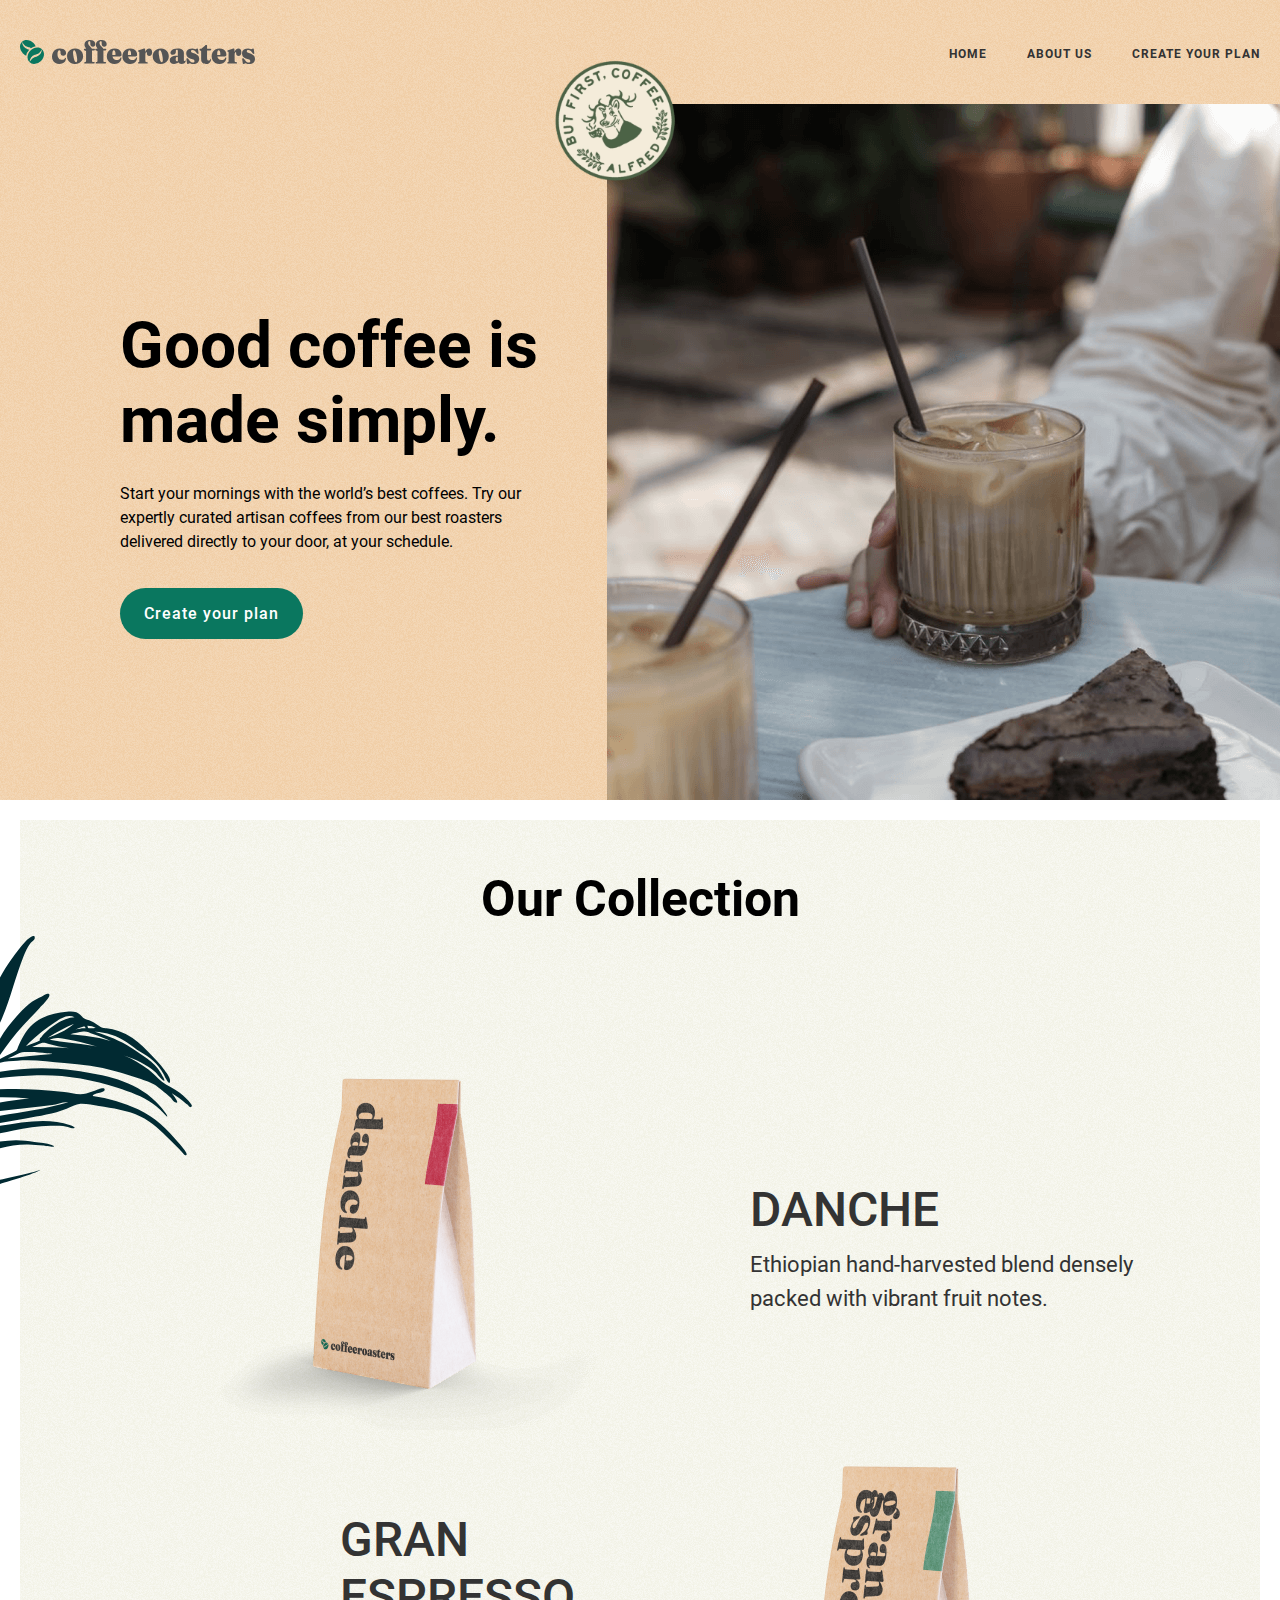
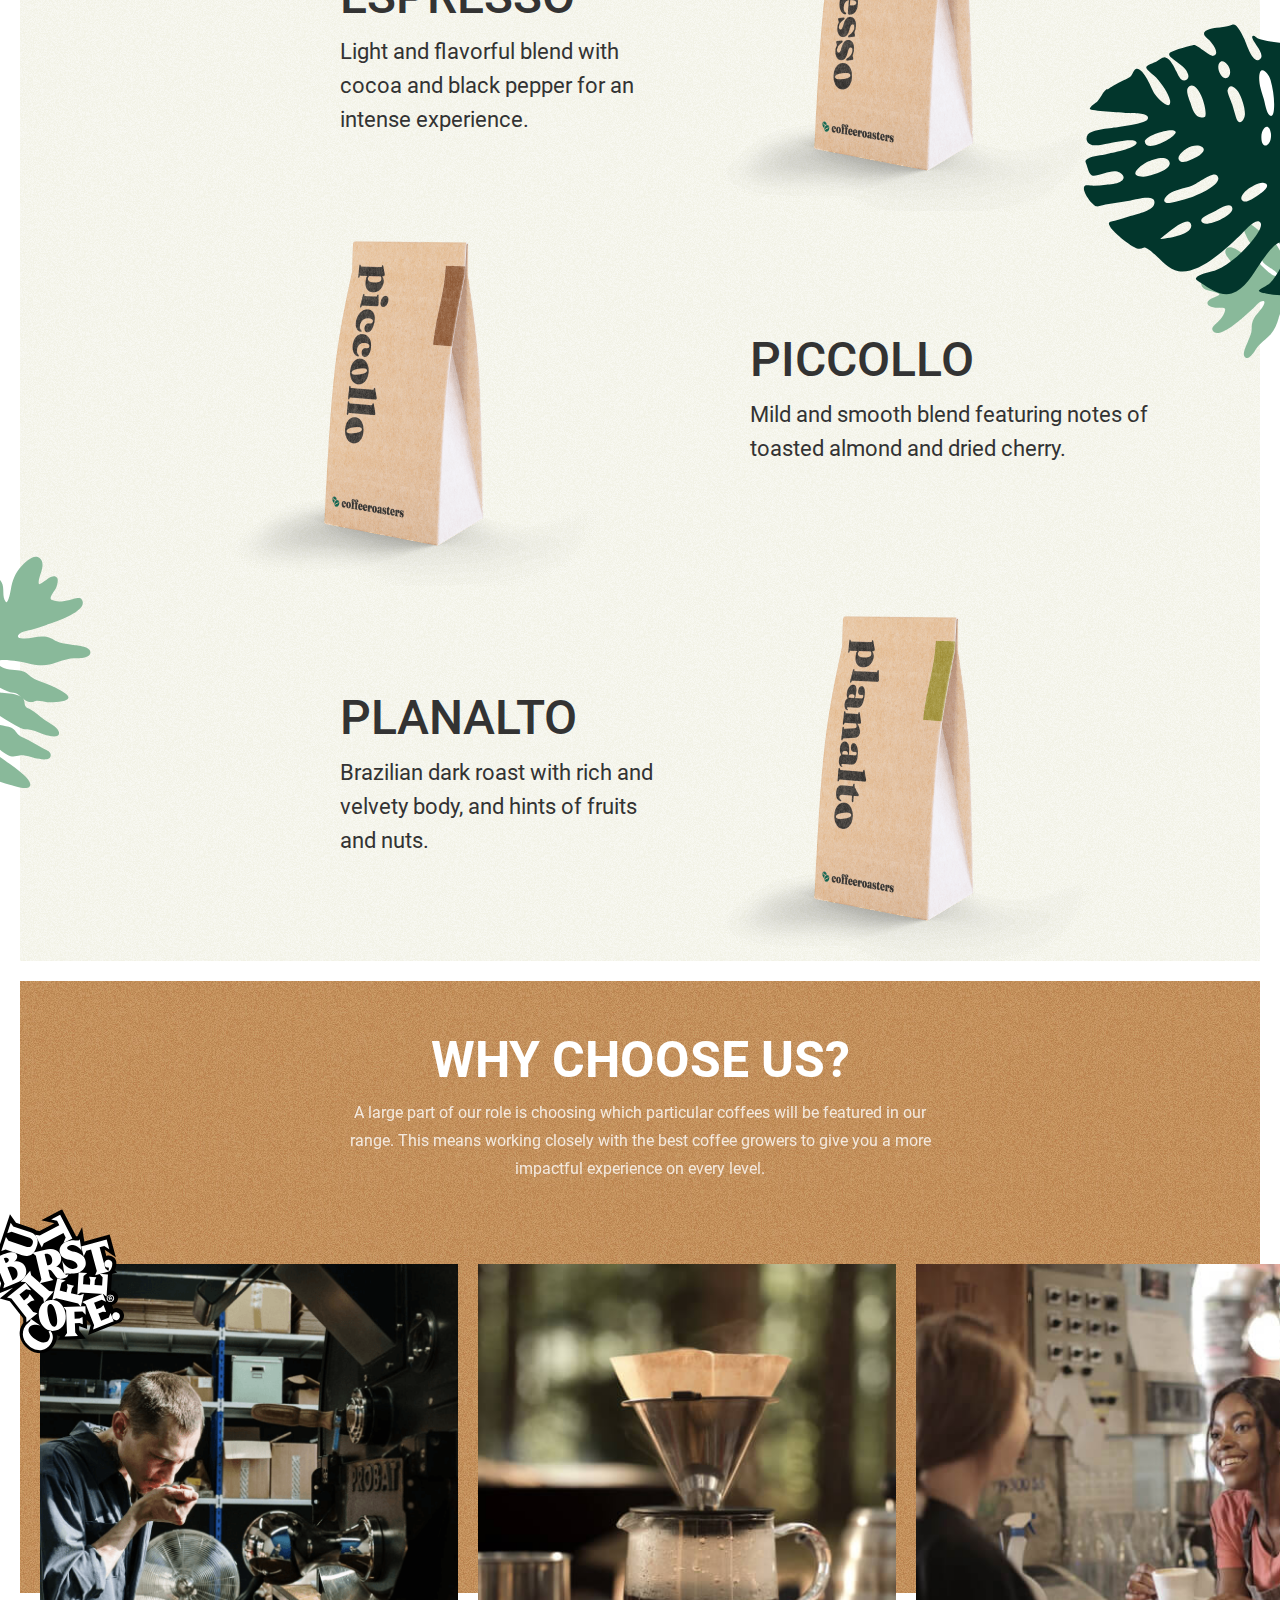
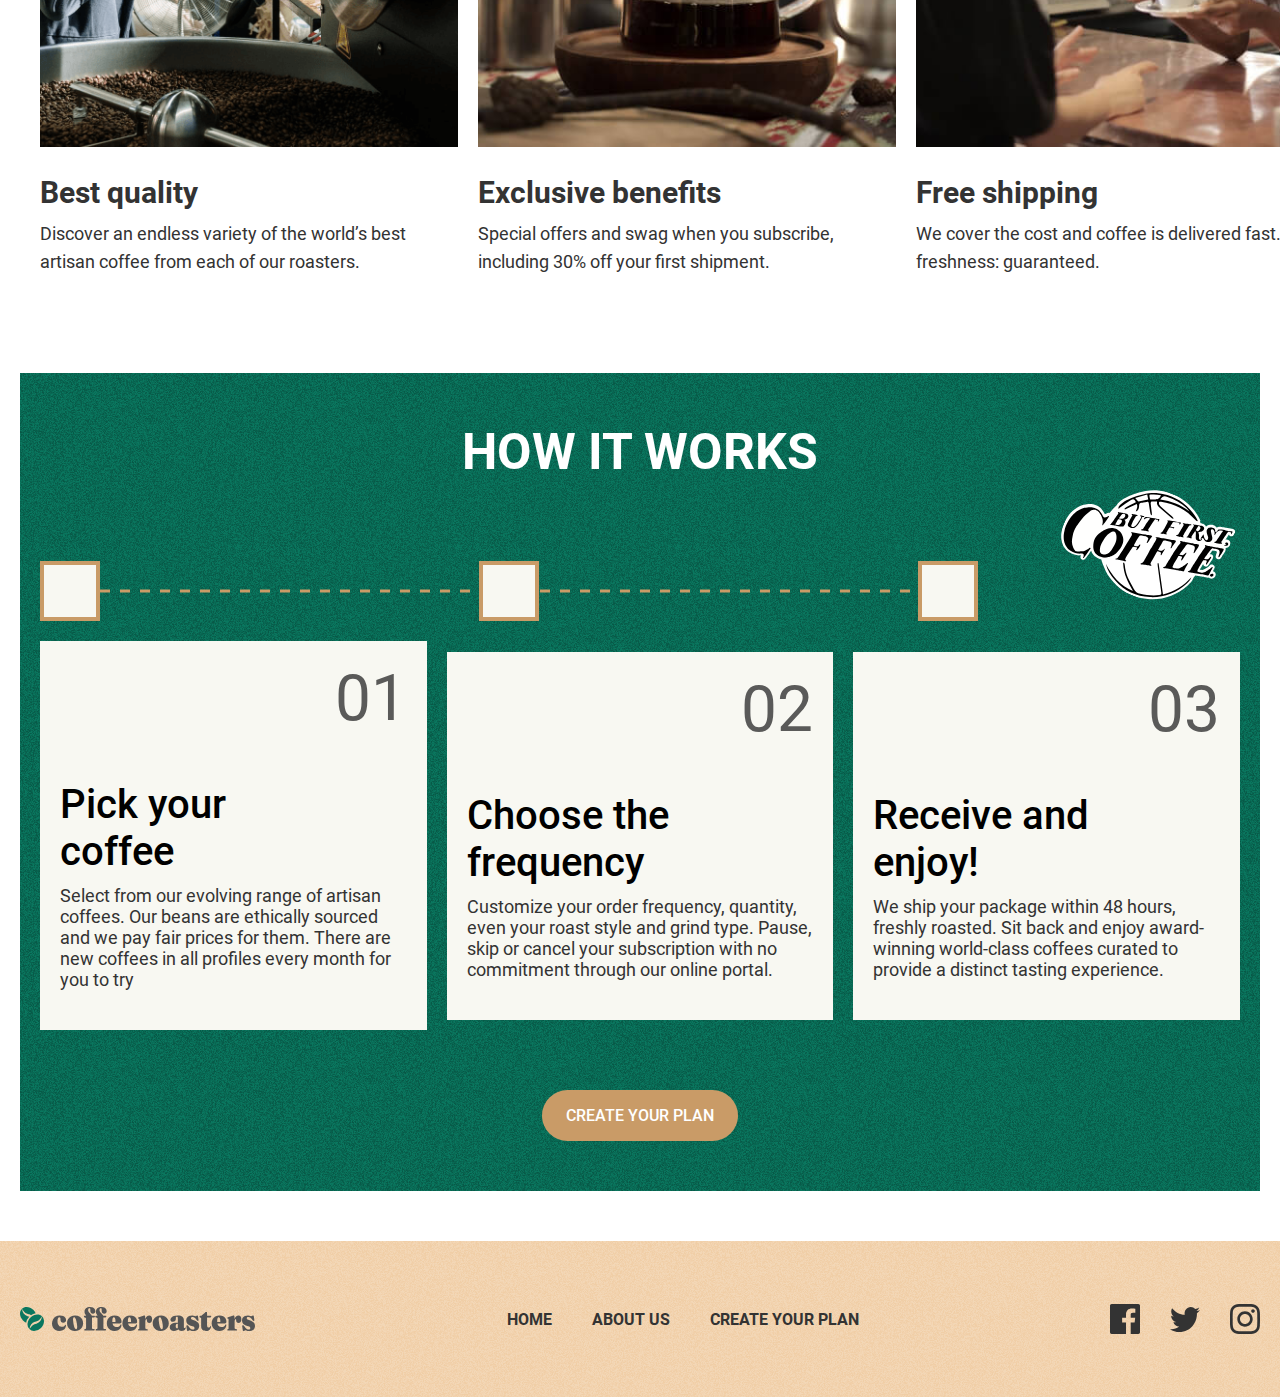
<file: index.html>
<!DOCTYPE html>
<html lang="en">

<head>
  <meta charset="UTF-8" />
  <meta http-equiv="X-UA-Compatible" content="IE=edge" />
  <meta name="viewport" content="width=device-width, initial-scale=1.0" />
  <title>Coffeeroasters</title>
  <link rel="stylesheet" href="css/main.css" />
</head>

<body>

  <!-- SITE HEADER START -->
  <header class="site-header">
    <div class="container">
      <div class="site-header-wrapper">
        <a class="logo" href="./index.html">
          <img class="logo-img" src="./images/logo.svg" width="235" height="24" alt="Coffeeroasters's logo">
        </a>
        <nav class="sitenav">
          <ul class="sitenav-list">
            <li class="sitenav-item">
              <a class="sitenav-link" href="./index.html">HOME</a>
            </li>
            <li class="sitenav-item">
              <a class="sitenav-link" href="about.html">ABOUT US</a>
            </li>
            <li class="sitenav-item">
              <a class="sitenav-link" href="create-plan.html">Create your plan</a>
            </li>
          </ul>
        </nav>
      </div>
    </div>
  </header>

  <main>
    <!-- Hero -->
    <section class="hero">
      <div class="container">
        <div class="hero-wrapper">
          <div class="hero-info-wrapper">
            <h1 class="hero-title">
              Good coffee is made simply.
            </h1>
            <p class="hero-desc">
              Start your mornings with the world’s best coffees. Try our expertly curated artisan coffees from our best
              roasters delivered directly to your door, at your schedule.
            </p>
            <a class="create-plan hero-link" href="#">
              Create your plan
            </a>
          </div>
          <div class="hero-img-box">
            <img class="hero-img" src="./images/hero-img.png" width="710" height="696"
              srcset="./images/hero-img.png 1x , ./images/hero-img@2x.png 2x"
              alt="A glass of coffee and a piece  of cake">
          </div>
        </div>
      </div>
    </section>

    <!-- Our Collection -->

    <section class="collection-section">
      <div class="container">
        <div class="collection-title-wrap">
          <h2 class="collection-title">Our Collection</h2>
        </div>
        <div class="colleciton-list-wrap">
          <ul class="collection-list">
            <li class="collection-item">
              <img class="collection-item-img" src="./images/danche.png" width="450" height="375"
                srcset="./images/danche.png 1x, ./images/danche@2x.png 2x" alt="Danche coffee" />

              <div class="collection-item-text-wrap">
                <h3 class="collection-item-title">DANCHE</h3>
                <p class="collection-item-text">
                  Ethiopian hand-harvested blend densely packed with vibrant
                  fruit notes.
                </p>
              </div>
            </li>
            <li class="collection-item">
              <div class="collection-item-text-wrap">
                <h3 class="collection-item-title">GRAN ESPRESSO</h3>
                <p class="collection-item-text">
                  Light and flavorful blend with cocoa and black pepper for
                  an intense experience.
                </p>
              </div>
              <img class="collection-item-img" src="./images/gran-espresso.png" width="450" height="375" srcset="
                      ./images/gran-espresso.png    1x,
                      ./images/gran-espresso@2x.png 2x
                    " alt="Gran Espresso coffee" />
            </li>
            <li class="collection-item">
              <img class="collection-item-img" src="./images/piccollo.png" width="450" height="375" srcset="
                      ./images/piccollo.png    1x,
                      ./images/piccollo@2x.png 2x
                    " alt="Danche coffee" />

              <div class="collection-item-text-wrap">
                <h3 class="collection-item-title">PICCOLLO</h3>
                <p class="collection-item-text">
                  Mild and smooth blend featuring notes of toasted almond
                  and dried cherry.
                </p>
              </div>
            </li>
            <li class="collection-item">
              <div class="collection-item-text-wrap">
                <h3 class="collection-item-title">PLANALTO</h3>
                <p class="collection-item-text">
                  Brazilian dark roast with rich and velvety body, and hints
                  of fruits and nuts.
                </p>
              </div>
              <img class="collection-item-img" src="./images/planalto.png" width="450" height="375" srcset="
                      ./images/planalto.png    1x,
                      ./images/planalto@2x.png 2x
                    " alt="Gran Espresso coffee" />
            </li>
          </ul>
        </div>
      </div>
    </section>

    <!-- Why choose us -->

    <section class="choose-us-section">
      <div class="container">
        <div class="choose-title-wrap">
          <h2 class="choose-title">WHY CHOOSE US?</h2>
          <p class="choose-text">A large part of our role is choosing which particular coffees will be featured
            in our range. This means working closely with the best coffee growers to give
            you a more impactful experience on every level.
          </p>
        </div>
        <ul class="choose-list">
          <li class="choose-item">
            <img class="choose-item-img" src="./images/quality.png" width="418" height="500"
              srcset="./images/quality.png 1x , ./images/quality@2x.png 2x"
              alt="Discover an endless variety of the world’s best artisan coffee from each of our roasters.">
            <h2 class="choose-item-title">Best quality</h2>
            <p class="choose-item-descr">Discover an endless variety of the world’s best artisan coffee from each of our
              roasters.</p>
          </li>
          <li class="choose-item">
            <img class="choose-item-img" src="./images/benefits.jpg" width="418" height="500"
              srcset="./images/benefits.jpg 1x , ./images/benefits@2x.jpg 2x"
              alt="Discover an endless variety of the world’s best artisan coffee from each of our roasters.">
            <h2 class="choose-item-title">Exclusive benefits</h2>
            <p class="choose-item-descr">Special offers and swag when you subscribe, including 30% off your first
              shipment.</p>
          </li>
          <li class="choose-item">
            <img class="choose-item-img" src="./images/shipping.jpg" width="418" height="500"
              srcset="./images/shipping.jpg 1x , ./images/shipping@2x.jpg 2x"
              alt="Discover an endless variety of the world’s best artisan coffee from each of our roasters.">
            <h2 class="choose-item-title">Free shipping</h2>
            <p class="choose-item-descr">We cover the cost and coffee is delivered fast. Peak freshness: guaranteed.</p>
          </li>
        </ul>
      </div>
    </section>

  <!-- How it Work -->
    <section class="works-section">
    <div class="container">
      <div class="works-title-wrap">
        <h2 class="works-title">HOW IT WORKS</h2>
      </div>
      <div class="choose-anyone">
        <span class="choose-anyone-item"></span>
        <span class="choose-anyone-item"></span>
        <span class="choose-anyone-item"></span>
      </div>
      <ul class="works-list">
        <li class="works-item">
          <div class="works-item-title-wrap">
            <h3 class="works-item-title">Pick your coffee</h3>
          </div>
          <p class="works-item-descr">Select from our evolving range of artisan coffees. Our beans are ethically
            sourced and we pay fair prices for them. There are new coffees in all profiles every month for you to try
            </p>
        </li>
        <li class="works-item">
          <div class="works-item-title-wrap">
            <h3 class="works-item-title">Choose the frequency</h3>
          </div>
          <p class="works-item-descr">Customize your order frequency, quantity, even your roast style and grind type. Pause, skip or cancel your subscription with no commitment through our online portal.</p>
        </li>
        <li class="works-item">
          <div class="works-item-title-wrap">
            <h3 class="works-item-title">Receive and enjoy!</h3>
          </div>
          <p class="works-item-descr">We ship your package within 48 hours, freshly roasted. Sit back and enjoy award-winning world-class coffees curated to provide a distinct tasting experience.</p>
        </li>
      </ul>
      <div class="work-link-wrap">
        <a class="work-link" href="#">CREATE YOUR PLAN</a>
      </div>
    </div>
    </section>
    
  </main>

  <!-- Footer -->

  <footer class="footer-wrap">
    <div class="container">
      <div class="footer-inner">
        <a href="index.html">
          <img src="./images/logo.svg" alt="Site logo" />
        </a>
        <nav>
          <ul class="footer-list">
            <li class="footer-item">
              <a class="footer-item-link" href="#">HOME</a>
            </li>
            <li class="footer-item">
              <a class="footer-item-link" href="#">ABOUT US</a>
            </li>
            <li class="footer-item">
              <a class="footer-item-link" href="#">CREATE YOUR PLAN </a>
            </li>
          </ul>
        </nav>
        <ul class="footer-link-wrap">
          <li class="footer-link-item">
            <a href="#">
              <img src="./images/facebook.svg" alt="Facebook logo">
            </a>
          </li>
          <li class="footer-link-item">
            <a href="#">
              <img src="./images/twitter.svg" alt="Twitter logo">
            </a>
          </li>
          <li class="footer-link-item">
            <a href="#">
              <img src="./images/instagram.svg" alt="Instagram logo">
            </a>
          </li>
        </ul>
      </div>
    </div>
  </footer>


</body>

</html>
</file>
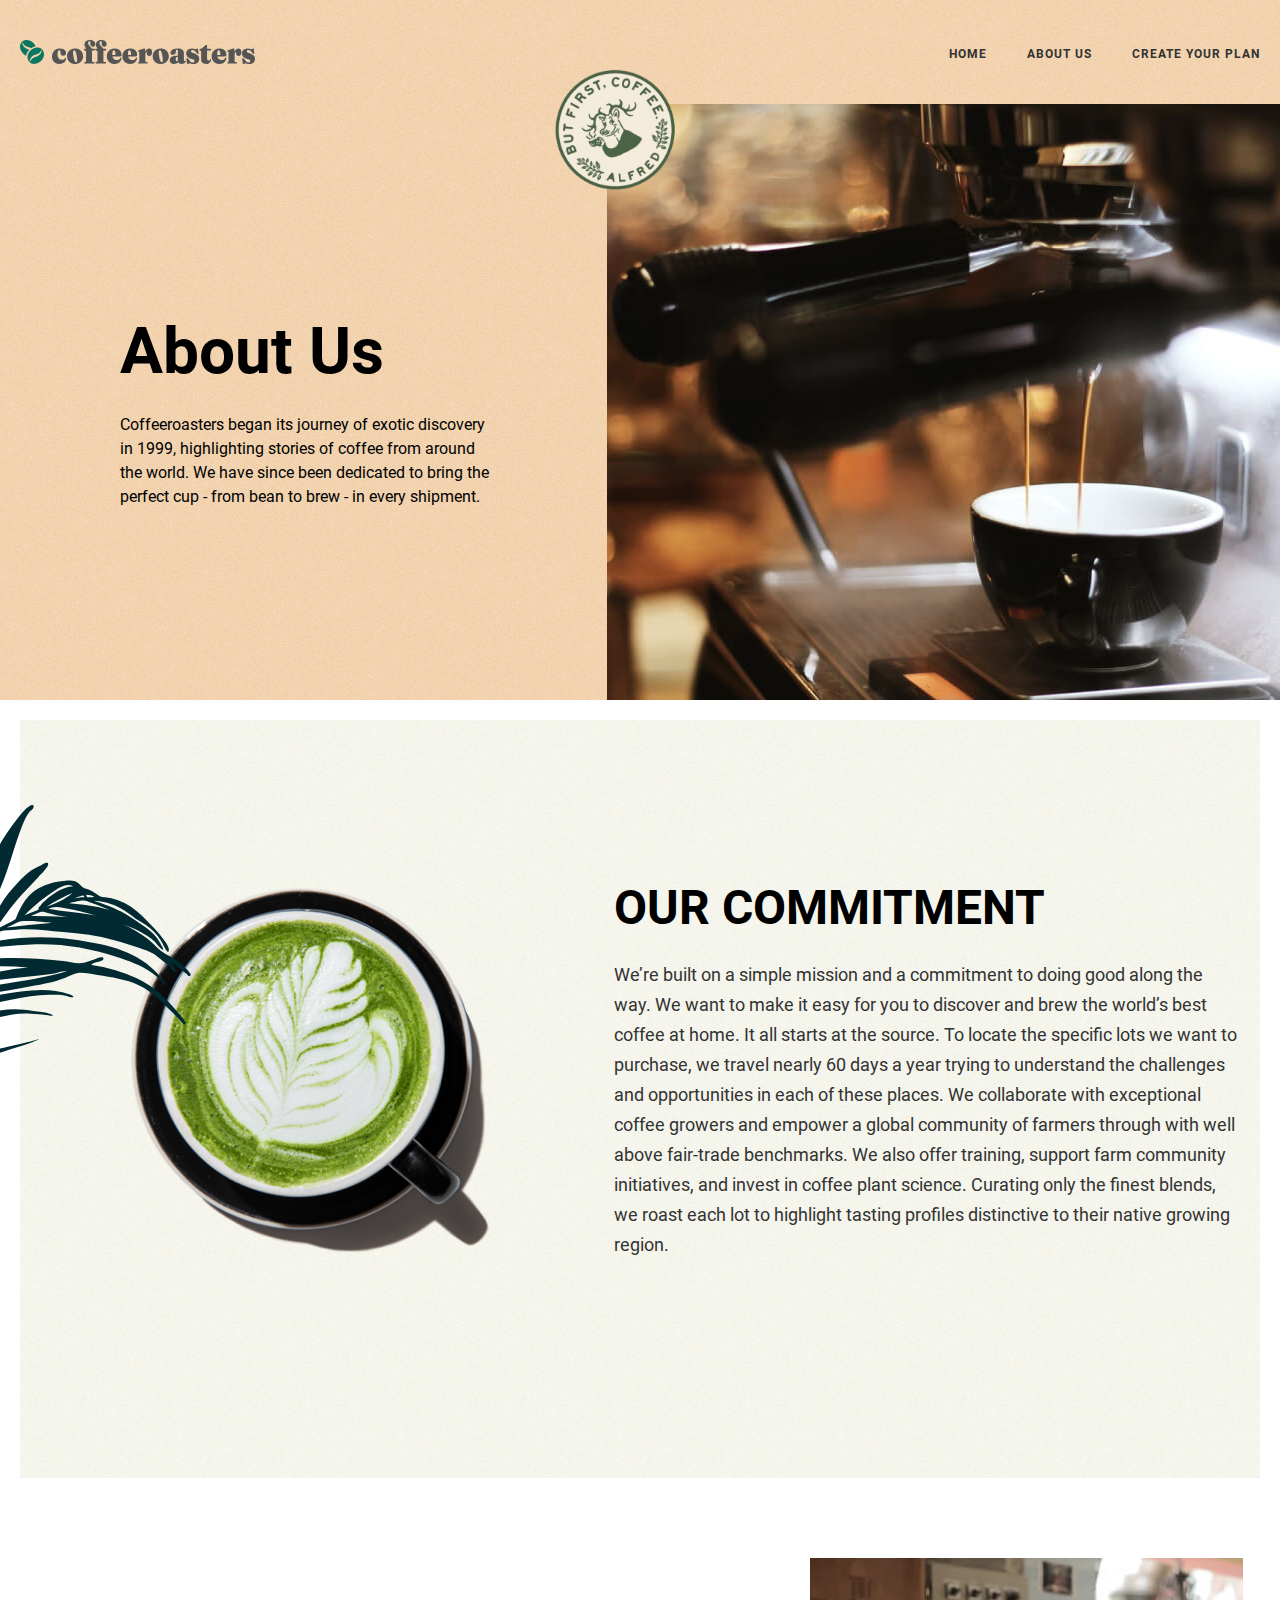
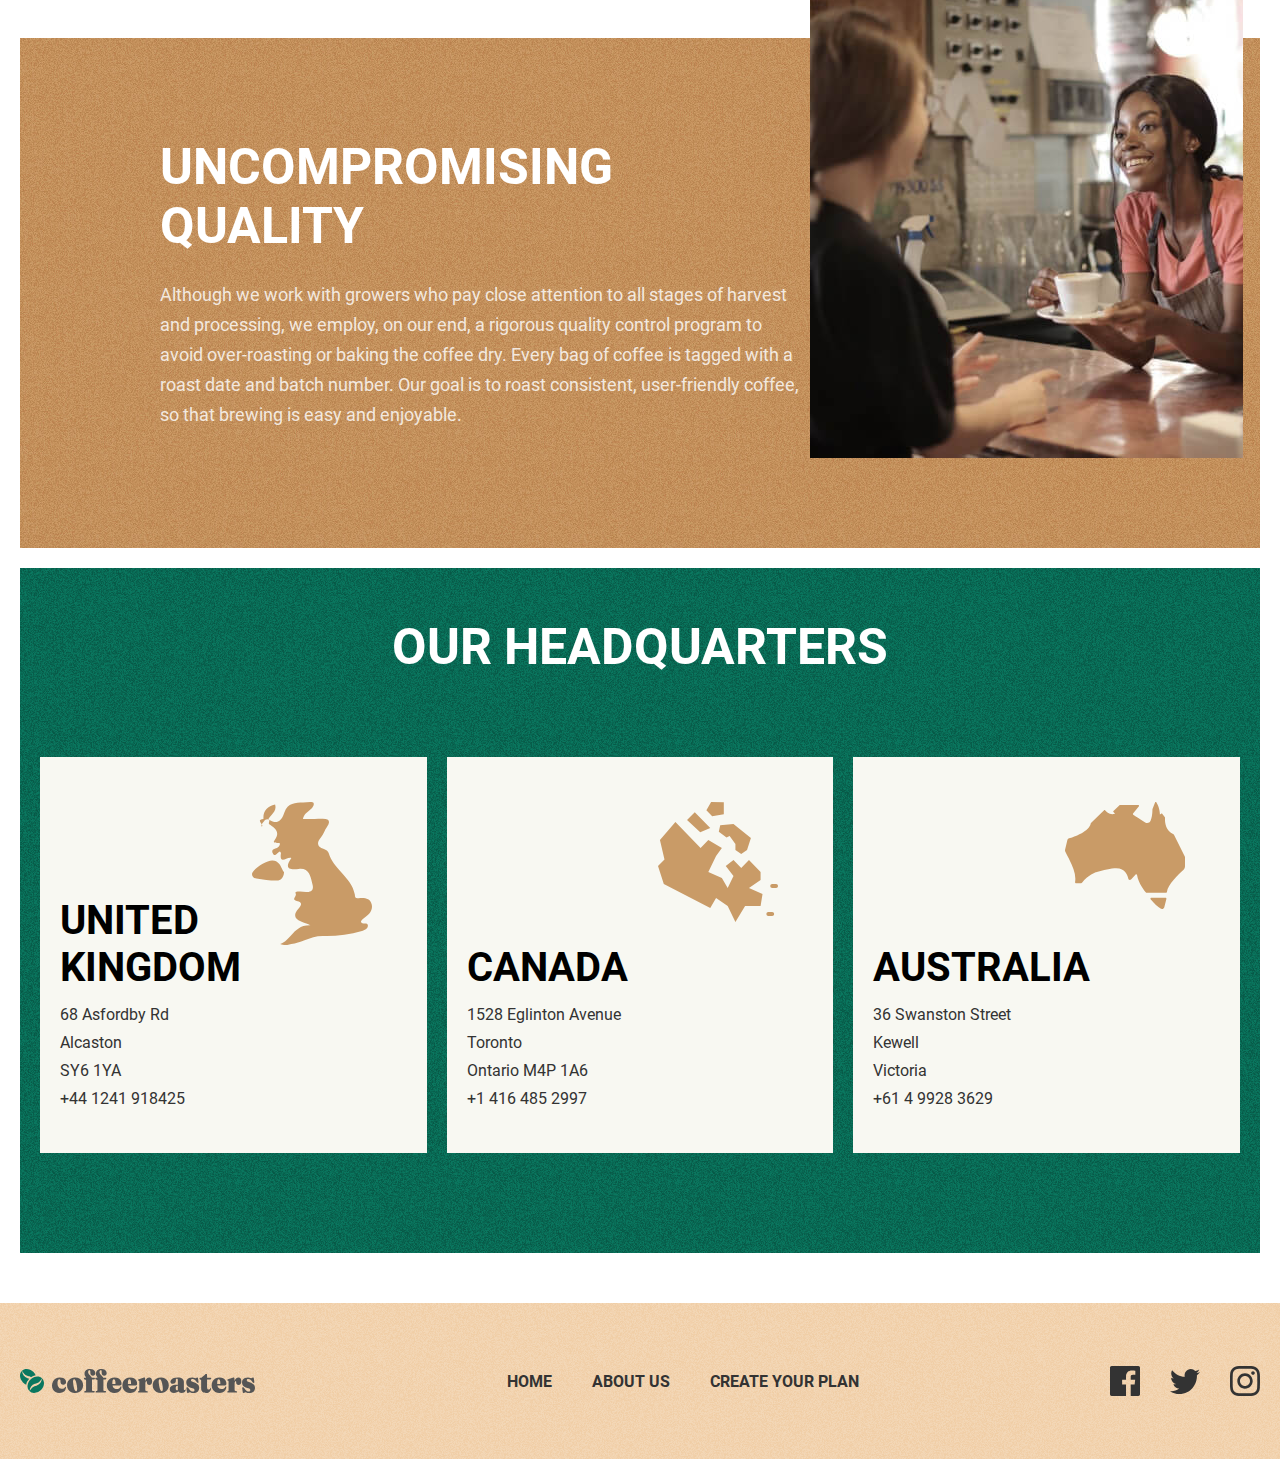
<file: about.html>
<!DOCTYPE html>
<html lang="en">

<head>
    <meta charset="UTF-8">
    <meta http-equiv="X-UA-Compatible" content="IE=edge">
    <meta name="viewport" content="width=device-width, initial-scale=1.0">
    <title>About Us</title>
    <link rel="stylesheet" href="css/main.css">
</head>

<body>
    <header class="site-header">
        <div class="container">
            <div class="site-header-wrapper">
                <a class="logo" href="./index.html">
                    <img class="logo-img" src="./images/logo.svg" width="235" height="24" alt="Coffeeroasters's logo">
                </a>
                <nav class="sitenav">
                    <ul class="sitenav-list">
                        <li class="sitenav-item">
                            <a class="sitenav-link" href="./index.html">HOME</a>
                        </li>
                        <li class="sitenav-item">
                            <a class="sitenav-link" href="#">ABOUT US</a>
                        </li>
                        <li class="sitenav-item">
                            <a class="sitenav-link" href="create-plan.html">Create your plan</a>
                        </li>
                    </ul>
                </nav>
            </div>
        </div>
    </header>

    <main class="site-main">
        <!-- Hero -->
        <section class="hero">
            <div class="container">
                <div class="hero-wrapper">
                    <div class="hero-info-wrapper about-us-text-wrap">
                        <h2 class="hero-title">
                            About Us
                        </h2>
                        <p class="hero-desc">
                            Coffeeroasters began its journey of exotic discovery in 1999, highlighting stories of coffee from around the world. We have since been dedicated to bring the perfect cup - from bean to brew - in every shipment.
                        </p>
                    </div>
                    <div class="hero-img-box">
                        <img class="hero-img" src="./images/about-hero-img.jpg" 
                            width="710" 
                            height="696"
                            srcset="./images/about-hero-img.jpg 1x , ./images/about-hero-img@2x.jpg 2x"
                            alt="A cup of coffee">
                    </div>
                </div>
            </div>
        </section>

        <!-- Our commitment start -->
        <section class="commitment">
            <div class="container">
                <div class="commitment-wrap">
                    <div class="commitment-text-wrap">
                        <h2 class="commitment-title">Our commitment</h2>
                        <p class="commitment-text">
                            We’re built on a simple mission and a commitment to doing good along the way. We want to make it easy for you to discover and brew the world’s best coffee at home. It all starts at the source. To locate the specific lots we want to purchase, we travel nearly 60 days a year trying to understand the challenges and opportunities in each of these places. We collaborate with exceptional coffee growers and empower a global community of farmers through with well above fair-trade benchmarks. We also offer training, support farm community initiatives, and invest in coffee plant science. Curating only the finest blends, we roast each lot to highlight tasting profiles distinctive to their native growing region.
                        </p>
                    </div>
                </div>
            </div>
        </section>

        <!-- Uncompromising quality start -->
        <section class="quality">
            <div class="container">
                <div class="quality-wrap">
                    <div class="quality-text-wrap">
                        <div class="quality-title-wrap">
                            <h2 class="quality-title">Uncompromising quality</h2>
                        </div>
                        <p class="quality-text">Although we work with growers who pay close attention to all stages of harvest and processing, we employ, on our end, a rigorous quality control program to avoid over-roasting or baking the coffee dry. Every bag of coffee is tagged with a roast date and batch number. Our goal is to roast consistent, user-friendly coffee, so that brewing is easy and enjoyable.</p>
                    </div>
                </div>
            </div>
        </section>

        <!-- Our headquarters start -->
        <section class="headquarters">
            <div class="container">
                <h2 class="headquarters-title">Our headquarters</h2>
                <ul class="headquarters-list">
                    <li class="headquarters-item">
                        <div class="headquarters-item-title-wrap">
                            <h3 class="headquarters-item-title">United Kingdom</h3>
                        </div>
                        <ul class="headquarters-text-list">
                            <li class="headquarters-text-item">68  Asfordby Rd</li>
                            <li class="headquarters-text-item"> Alcaston</li>
                            <li class="headquarters-text-item"> SY6 1YA</li>
                            <li class="headquarters-text-item">
                                <a class="headquarters-phone-link" href="tel:+441241918425">+44 1241 918425</a>
                            </li>
                        </ul>
                    </li>
                    <li class="headquarters-item">
                        <div class="headquarters-item-title-wrap">
                            <h3 class="headquarters-item-title">Canada</h3>
                        </div>
                        <ul class="headquarters-text-list">
                            <li class="headquarters-text-item">1528  Eglinton Avenue</li>
                            <li class="headquarters-text-item">Toronto</li>
                            <li class="headquarters-text-item">Ontario M4P 1A6</li>
                            <li class="headquarters-text-item">
                                <a class="headquarters-phone-link" href="tel:+14164852997">+1 416 485 2997</a>
                            </li>
                        </ul>
                    </li>
                    <li class="headquarters-item">
                        <div class="headquarters-item-title-wrap">
                            <h3 class="headquarters-item-title">Australia</h3>
                        </div>
                        <ul class="headquarters-text-list">
                            <li class="headquarters-text-item">36 Swanston Street</li>
                            <li class="headquarters-text-item">Kewell</li>
                            <li class="headquarters-text-item">Victoria</li>
                            <li class="headquarters-text-item">
                                <a class="headquarters-phone-link" href="tel:+61499283629">+61 4 9928 3629</a>
                            </li>
                        </ul>
                    </li>
                </ul>
            </div>
        </section>
    </main>

     <!-- Footer -->

  <footer class="footer-wrap">
    <div class="container">
      <div class="footer-inner">
        <a href="index.html">
          <img src="./images/logo.svg" alt="Site logo" />
        </a>
        <nav>
          <ul class="footer-list">
            <li class="footer-item">
              <a class="footer-item-link" href="#">HOME</a>
            </li>
            <li class="footer-item">
              <a class="footer-item-link" href="#">ABOUT US</a>
            </li>
            <li class="footer-item">
              <a class="footer-item-link" href="#">CREATE YOUR PLAN </a>
            </li>
          </ul>
        </nav>
        <ul class="footer-link-wrap">
          <li class="footer-link-item">
            <a href="#">
              <img src="./images/facebook.svg" alt="Facebook logo">
            </a>
          </li>
          <li class="footer-link-item">
            <a href="#">
              <img src="./images/twitter.svg" alt="Twitter logo">
            </a>
          </li>
          <li class="footer-link-item">
            <a href="#">
              <img src="./images/instagram.svg" alt="Instagram logo">
            </a>
          </li>
        </ul>
      </div>
    </div>
  </footer>
</body>

</html>
</file>
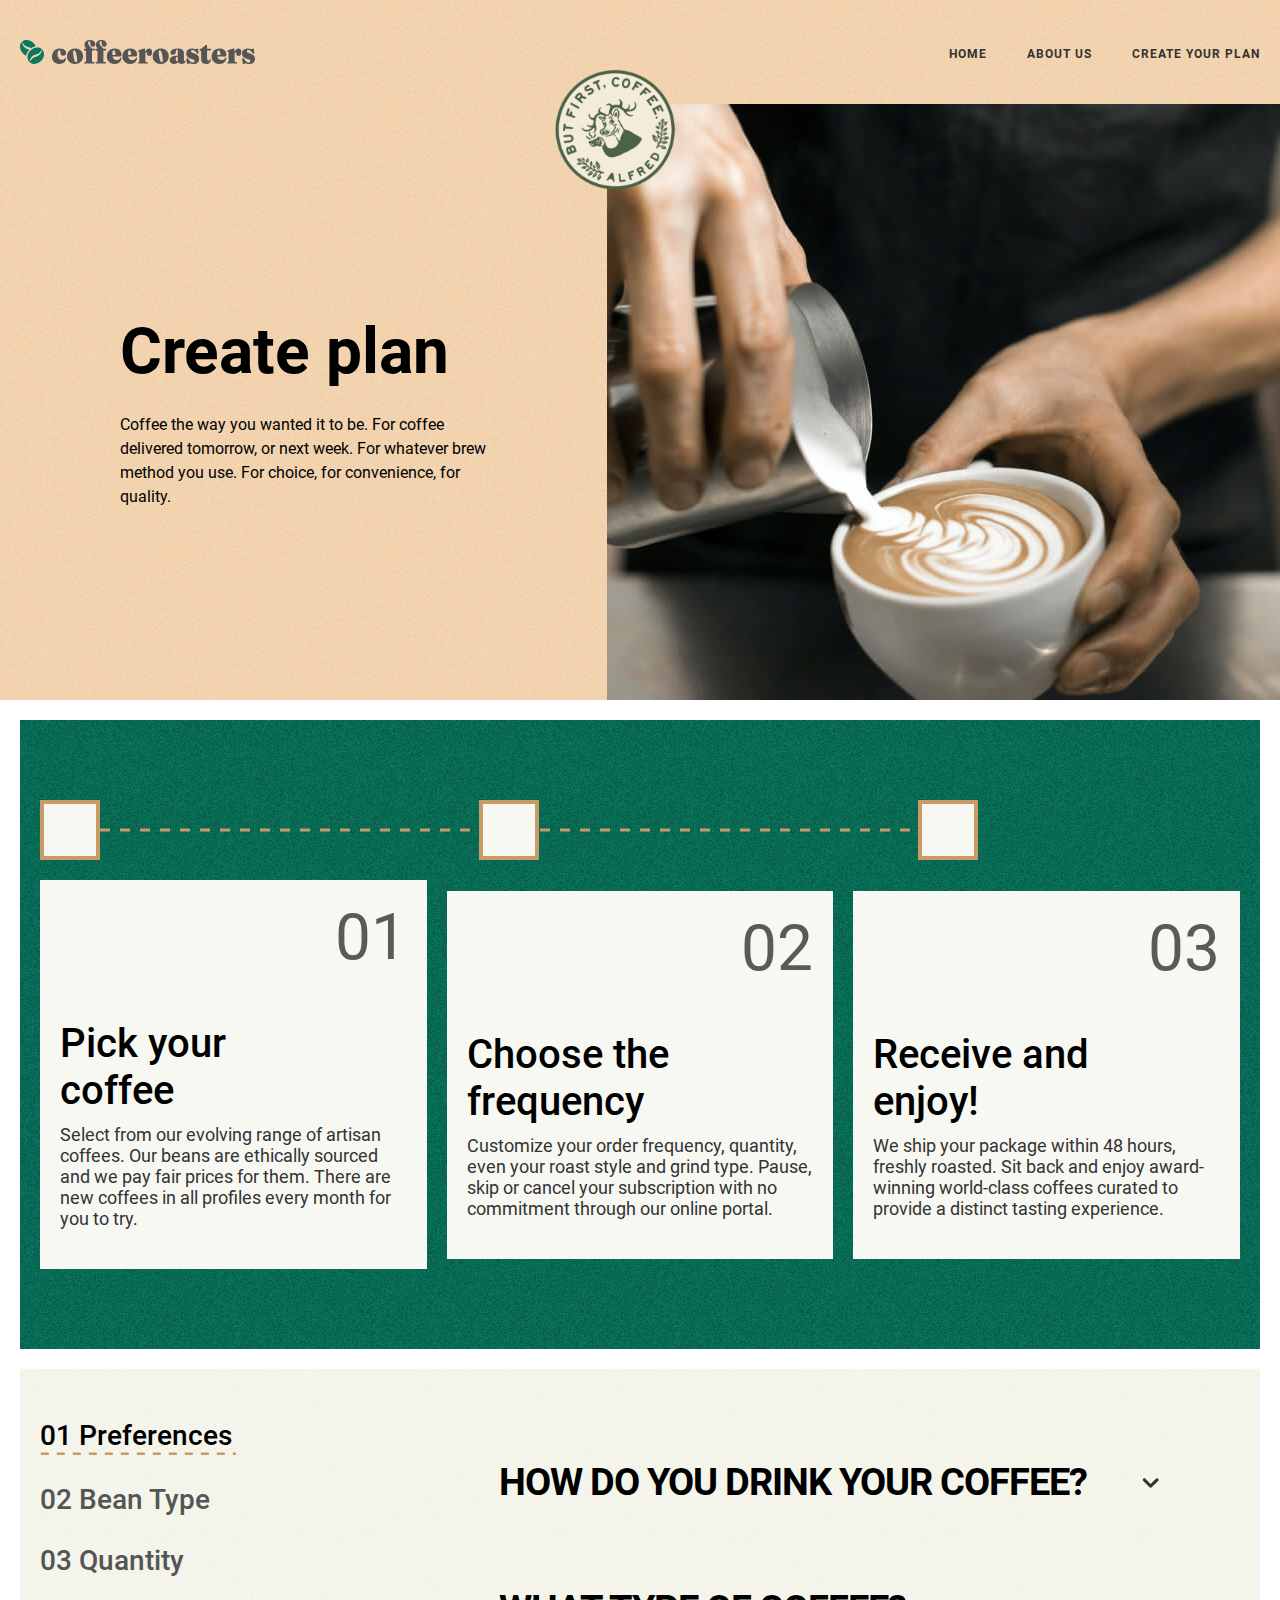
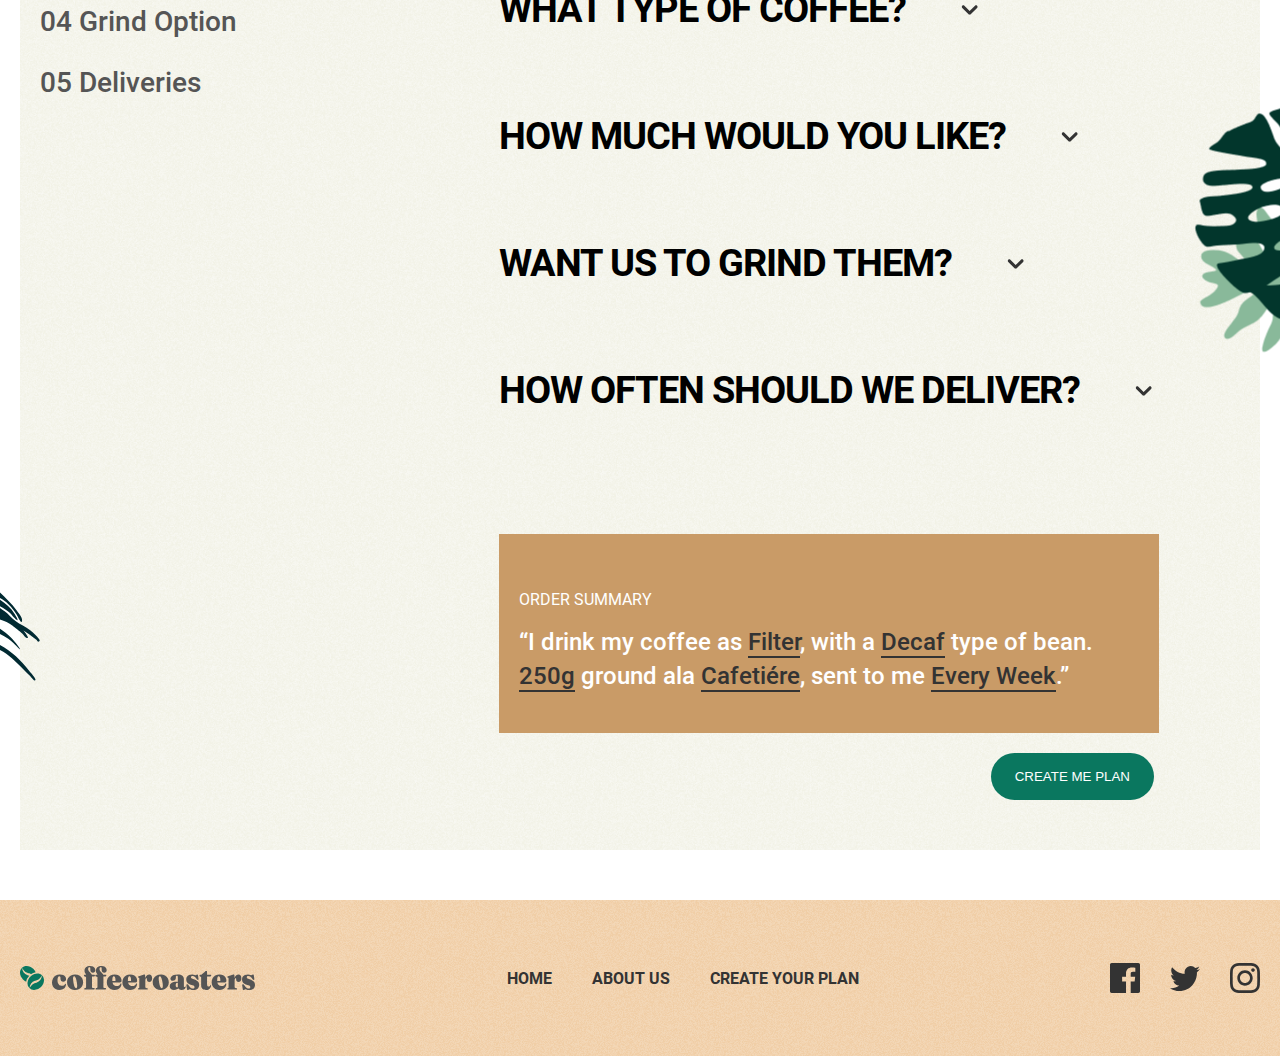
<file: create-plan.html>
<!DOCTYPE html>
<html lang="en">
<head>
    <meta charset="UTF-8">
    <meta http-equiv="X-UA-Compatible" content="IE=edge">
    <meta name="viewport" content="width=device-width, initial-scale=1.0">
    <title>Cofferaosters Create-plan</title>
    <link rel="stylesheet" href="css/main.css">
</head>
<body>
    <header class="site-header">
        <div class="container">
            <div class="site-header-wrapper">
                <a class="logo" href="./index.html">
                    <img class="logo-img" src="./images/logo.svg" width="235" height="24" alt="Coffeeroasters's logo">
                </a>
                <nav class="sitenav">
                    <ul class="sitenav-list">
                        <li class="sitenav-item">
                            <a class="sitenav-link" href="./index.html">HOME</a>
                        </li>
                        <li class="sitenav-item">
                            <a class="sitenav-link" href="about.html">ABOUT US</a>
                        </li>
                        <li class="sitenav-item">
                            <a class="sitenav-link" href="#">Create your plan</a>
                        </li>
                    </ul>
                </nav>
            </div>
        </div>
    </header>

    <main class="site-main">
        <!-- Hero -->
        <section class="hero">
            <div class="container">
                <div class="hero-wrapper">
                    <div class="hero-info-wrapper about-us-text-wrap">
                        <h2 class="hero-title">
                            Create plan
                        </h2>
                        <p class="hero-desc">
                            Coffee the way you wanted it to be. For coffee delivered tomorrow, or next week. For whatever brew method you use. For choice, for convenience, for quality.
                        </p>
                    </div>
                    <div class="hero-img-box">
                        <img class="hero-img" src="./images/create-plan-img.jpg" 
                            width="710" 
                            height="696"
                            srcset="./images/create-plan-img.jpg 1x , ./images/create-plan-img@2x.jpg 2x"
                            alt="A cup of coffee">
                    </div>
                </div>
            </div>
        </section>

    <!-- How it Work -->
        <section class="works-section create-works">
            <div class="container">
            <div class="choose-anyone create-choose-anyone">
                <span class="choose-anyone-item"></span>
                <span class="choose-anyone-item"></span>
                <span class="choose-anyone-item"></span>
            </div>
            <ul class="works-list create-work-list">
                <li class="works-item">
                <div class="works-item-title-wrap">
                    <h3 class="works-item-title">Pick your coffee</h3>
                </div>
                <p class="works-item-descr">Select from our evolving range of artisan coffees. Our beans are ethically
                    sourced and we pay fair prices for them. There are new coffees in all profiles every month for you to try.
                </p>
                </li>
                <li class="works-item">
                <div class="works-item-title-wrap">
                    <h3 class="works-item-title">Choose the frequency</h3>
                </div>
                <p class="works-item-descr">Customize your order frequency, quantity, even your roast style and grind type. Pause, skip or cancel your subscription with no commitment through our online portal.</p>
                </li>
                <li class="works-item enjoy">
                <div class="works-item-title-wrap">
                    <h3 class="works-item-title">Receive and enjoy!</h3>
                </div>
                <p class="works-item-descr">We ship your package within 48 hours, freshly roasted. Sit back and enjoy award-winning world-class coffees curated to provide a distinct tasting experience.</p>
                </li>
            </ul>
            </div>
        </section>
    
    <!-- QUESTION SECTION START -->
        <section class="question">
           <div class="container">
               <div class="question-wrap">
                 <div class="question-text-wrap">
                    <ol class="question-order-list">
                        <li class="question-order-item">
                            <p class="question-order-text preferences">01 Preferences</p>
                        </li>
                        <li class="question-order-item">
                            <p class="question-order-text">02 Bean Type</p>
                        </li>
                        <li class="question-order-item">
                            <p class="question-order-text">03 Quantity</p>
                        </li>
                        <li class="question-order-item">
                            <p class="question-order-text">04 Grind Option</p>
                        </li>
                        <li class="question-order-item">
                            <p class="question-order-text">05 Deliveries</p>
                        </li>
                    </ol>
                 </div>
                 <form class="question-form" action="https://echo.htmlacademy.ru/courses" method="post" autocomplete="off">
                    <details class="question-details drink-coffe">
                        <summary class="question-text">How do you drink your coffee?</summary>
                        <div class="question-radio-wrap">
                            <label class="question-radio-label">
                                <input class="visually-hidden question-radio-input" type="radio" name="drink" aria-label="Capsule radio input">
                                <span class="custom-radio">
                                    <strong class="custom-radio-subtitle">Capsule</strong>
                                    <p class="custom-radio-descr">Compatible with Nespresso systems and similar brewers</p>
                                </span>
                            </label>
                            <label class="question-radio-label">
                                <input class="visually-hidden question-radio-input" type="radio" name="drink" aria-label="Filter radio input" checked>
                                <span class="custom-radio">
                                    <strong class="custom-radio-subtitle">Filter</strong>
                                    <p class="custom-radio-descr">For pour over or drip methods like Aeropress, Chemex, and V60</p>
                                </span>
                            </label>
                            <label class="question-radio-label">
                                <input class="visually-hidden question-radio-input" type="radio" name="drink" aria-label="Espresso radio input">
                                <span class="custom-radio radio-end">
                                    <strong class="custom-radio-subtitle">Espresso</strong>
                                    <p class="custom-radio-descr">Dense and finely ground beans for an intense, flavorful experience</p>
                                </span>
                            </label>
                        </div>
                    </details>

                    <details class="question-details type-coffe">
                        <summary class="question-text">What type of coffee?</summary>
                        <div class="question-radio-wrap">
                            <label class="question-radio-label">
                                <input class="visually-hidden question-radio-input" type="radio" name="coffe_type" aria-label="Single Origin radio input">
                                <span class="custom-radio">
                                    <strong class="custom-radio-subtitle">Single Origin</strong>
                                    <p class="custom-radio-descr">Distinct, high quality coffee from a specific family-owned farm</p>
                                </span>
                            </label>
                            <label class="question-radio-label">
                                <input class="visually-hidden question-radio-input" type="radio" name="coffe_type" aria-label="Decaf radio input" checked>
                                <span class="custom-radio">
                                    <strong class="custom-radio-subtitle">Decaf</strong>
                                    <p class="custom-radio-descr">Just like regular coffee, except the caffeine has been removed</p>
                                </span>
                            </label>
                            <label class="question-radio-label">
                                <input class="visually-hidden question-radio-input" type="radio" name="coffe_type" aria-label="Blended radio input">
                                <span class="custom-radio radio-end">
                                    <strong class="custom-radio-subtitle">Blended</strong>
                                    <p class="custom-radio-descr">Combination of two or three dark roasted beans of organic coffees</p>
                                </span>
                            </label>
                        </div>
                    </details>

                    <details class="question-details much-weight">
                        <summary class="question-text">How much would you like?</summary>
                        <div class="question-radio-wrap">
                            <label class="question-radio-label">
                                <input class="visually-hidden question-radio-input" type="radio" name="weight" aria-label="250g" checked>
                                <span class="custom-radio">
                                    <strong class="custom-radio-subtitle">250g</strong>
                                    <p class="custom-radio-descr">Perfect for the solo drinker. Yields about 12 delicious cups.</p>
                                </span>
                            </label>
                            <label class="question-radio-label">
                                <input class="visually-hidden question-radio-input" type="radio" name="weight" aria-label="500g">
                                <span class="custom-radio">
                                    <strong class="custom-radio-subtitle">500g</strong>
                                    <p class="custom-radio-descr">Perfect option for a couple. Yields about 40 delectable cups.</p>
                                </span>
                            </label>
                            <label class="question-radio-label">
                                <input class="visually-hidden question-radio-input" type="radio" name="weight" aria-label="1000g">
                                <span class="custom-radio radio-end">
                                    <strong class="custom-radio-subtitle">1000g</strong>
                                    <p class="custom-radio-descr">Perfect for offices and events. Yields about 90 delightful cups.</p>
                                </span>
                            </label>
                        </div>
                    </details>

                    <details class="question-details">
                        <summary class="question-text">Want us to grind them?</summary>
                        <div class="question-radio-wrap">
                            <label class="question-radio-label">
                                <input class="visually-hidden question-radio-input" type="radio" name="grind" aria-label="Wholebean">
                                <span class="custom-radio">
                                    <strong class="custom-radio-subtitle">Wholebean</strong>
                                    <p class="custom-radio-descr">Best choice if you cherish the full sensory experience</p>
                                </span>
                            </label>
                            <label class="question-radio-label">
                                <input class="visually-hidden question-radio-input" type="radio" name="grind" aria-label="Filter">
                                <span class="custom-radio">
                                    <strong class="custom-radio-subtitle">Filter</strong>
                                    <p class="custom-radio-descr">For drip or pour-over coffee methods such as V60 or Aeropress</p>
                                </span>
                            </label>
                            <label class="question-radio-label">
                                <input class="visually-hidden question-radio-input" type="radio" name="grind" aria-label="Cafetiére" checked>
                                <span class="custom-radio radio-end">
                                    <strong class="custom-radio-subtitle">Cafetiére</strong>
                                    <p class="custom-radio-descr">Course ground beans specially suited for french press coffee</p>
                                </span>
                            </label>
                        </div>
                    </details>

                    <details class="question-details details-end">
                        <summary class="question-text">How often should we deliver?</summary>
                        <div class="question-radio-wrap">
                            <label class="question-radio-label">
                                <input class="visually-hidden question-radio-input" type="radio" name="deliver" aria-label="Every week" checked>
                                <span class="custom-radio">
                                    <strong class="custom-radio-subtitle">Every week</strong>
                                    <p class="custom-radio-descr">$7.20 per shipment. Includes free first-class shipping.</p>
                                </span>
                            </label>
                            <label class="question-radio-label">
                                <input class="visually-hidden question-radio-input" type="radio" name="deliver" aria-label="Every 2 week">
                                <span class="custom-radio">
                                    <strong class="custom-radio-subtitle">Every 2 weeks</strong>
                                    <p class="custom-radio-descr">Course ground beans specially suited for french press coffee</p>
                                </span>
                            </label>
                            <label class="question-radio-label">
                                <input class="visually-hidden question-radio-input" type="radio" name="deliver" aria-label="Every month">
                                <span class="custom-radio radio-end">
                                    <strong class="custom-radio-subtitle">Every month</strong>
                                    <p class="custom-radio-descr">$9.60 per shipment. Includes free priority shipping.</p>
                                </span>
                            </label>
                        </div>
                    </details>

                    <div class="order-summary-wrap">
                        <p class="order-summary-subtitle">Order Summary</p>
                        <strong class="order-summary-descr">
                            “I drink my coffee as <span class="summary-text-black">Filter</span>, with a <span class="summary-text-black">Decaf</span> type of bean. <span class="summary-text-black">250g</span> ground ala <span class="summary-text-black">Cafetiére</span>, sent to me <span class="summary-text-black">Every Week</span>.”
                        </strong>
                    </div>
                    <div class="create-btn-wrap">
                        <button class="create-btn modal-open-btn" type="button">Create me plan</button>
                    </div>
                 </form>
               </div>
           </div>
        </section>
    </main>

     <!-- Footer -->

  <footer class="footer-wrap">
    <div class="container">
      <div class="footer-inner">
        <a href="index.html">
          <img src="./images/logo.svg" alt="Site logo" />
        </a>
        <nav>
          <ul class="footer-list">
            <li class="footer-item">
              <a class="footer-item-link" href="#">HOME</a>
            </li>
            <li class="footer-item">
              <a class="footer-item-link" href="#">ABOUT US</a>
            </li>
            <li class="footer-item">
              <a class="footer-item-link" href="#">CREATE YOUR PLAN </a>
            </li>
          </ul>
        </nav>
        <ul class="footer-link-wrap">
          <li class="footer-link-item">
            <a href="#">
              <img src="./images/facebook.svg" alt="Facebook logo">
            </a>
          </li>
          <li class="footer-link-item">
            <a href="#">
              <img src="./images/twitter.svg" alt="Twitter logo">
            </a>
          </li>
          <li class="footer-link-item">
            <a href="#">
              <img src="./images/instagram.svg" alt="Instagram logo">
            </a>
          </li>
        </ul>
      </div>
    </div>
  </footer>


  
  <!-- MODAL START -->

  <div class="modal">
    <div class="modal-window">
      <div class="modal-title-wrap">
        <h3 class="modal-title">ORDER SUMMARY</h3>
      </div>
      <div class="modal-text-wrap">
        <h4 class="modal-text-bold">“I drink my coffee as <span class="modal-text-green">Filter</span>, with a <span
            class="modal-text-green">Decaf</span> type of bean. <span class="modal-text-green">250g</span> ground ala
          <span class="modal-text-green">Cafetiére</span>, sent to me <span class="modal-text-green">Every Week.</span>
          ”</h4>
        <p class="modal-text">Is this correct? You can proceed to checkout or go back to plan selection if something is
          off. Subscription discount codes can also be redeemed at the checkout. </p>
        <div class="modal-bottom-wrap">
          <strong class="modal-price">$14.00/ mo</strong>
          <button class="close-btn js-close-btn" type="submit">CHECKOUT</button>
        </div>
      </div>
    </div>
  </div>

  <script src="main.js"></script>
</body>
</html>
</file>
<file: css/main.css>
:root {
    --font-wight-normal: 500;
    --font-weight-bold: 700;
    --btn-border-radius: 100px;
    --main-text-color: #333333;
    --text-color-black: #000;
}

@font-face {
    font-family: "Roboto";
    font-display: swap;
    font-weight: 400;
    src: url("../fonts/roboto-v30-latin-regular.woff2") format("woff2"),
        url("../fonts/roboto-v30-latin-regular.woff") format("woff");
}

@font-face {
    font-family: "Roboto";
    font-display: swap;
    font-weight: 500;
    src: url("../fonts/roboto-v30-latin-500.woff2") format("woff2"),
        url("../fonts/roboto-v30-latin-500.woff") format("woff");
}

@font-face {
    font-family: "Roboto";
    font-display: swap;
    font-weight: 700;
    src: url("../fonts/roboto-v30-latin-700.woff2") format("woff2"),
        url("../fonts/roboto-v30-latin-700.woff") format("woff");
}

* {
    box-sizing: border-box;
}

img {
    display: block;
    height: auto;
}

body {
    margin: 0;
    font-family: "Roboto";
    font-weight: 400;
    overflow-x: hidden;
}

.visually-hidden {
    clip: rect(0 0 0 0);
    clip-path: inset(50%);
    height: 1px;
    overflow: hidden;
    position: absolute;
    white-space: nowrap;
    width: 1px;
}

.container {
    max-width: 1340px;
    margin: 0 auto;
    padding: 0px 20px;
}

/* Site Header */

.site-header {
    padding: 40px 0;
    background-image: url("../images/hero-bg.png");
}


.site-header-wrapper {
    display: flex;
    justify-content: space-between;
    align-items: center;
}

.sitenav-list {
    display: flex;
    align-items: center;
    margin: 0;
    padding-left: 0;
    list-style: none;
}

.sitenav-link {
    font-weight: 700;
    font-size: 12px;
    line-height: 14px;
    letter-spacing: 1px;
    text-transform: uppercase;
    color: #333333;
    text-decoration: none;
}

.sitenav-item:nth-child(2) {
    margin: 0 40px;
}

.create-plan {
    display: inline-block;
    padding: 16px 24px;
    font-weight: 500;
    line-height: 19px;
    letter-spacing: 1px;
    color: #FFFFFF;
    text-decoration: none;
    border-radius: 100px;
}


/* Hero */


.hero {
    padding-left: 100px;
    background-image: url("../images/hero-bg.png");
}

.hero-wrapper {
    display: flex;
    justify-content: space-between;
    align-items: center;
}

.hero-info-wrapper {
    width: 465px;
}

.hero-title {
    margin-bottom: 24px;
    font-weight: 700;
    font-size: 64px;
    line-height: 75px;
}

.hero-desc {
    margin-bottom: 34px;
    line-height: 24px;
}

.hero-link {
    background-color: #0A775F;
}


.hero-img-box {
    position: relative;
    z-index: 1;
    right: -5%;
}

.hero-img-box::before {
    position: absolute;
    top: -9%;
    left: -10%;
    z-index: 2;
    width: 160px;
    height: 160px;
    background-image: url("../images/hero-img-alfred.png");
    background-repeat: no-repeat;
    background-size: contain;
    /* transform: translate(-43% , -38%); */
    content: "";
}

/* Our Collection */

.collection-section {
    background-image: url("../images/collection-bg.png");
    margin: 20px;
}

.collection-wrapper {
    width: 1400px;
    margin: 0 auto;
    background-image: url("../images/collection-bg.png");
}

.collection-title-wrap {
    text-align: center;
    padding: 50px 0px;
}

.collection-title {
    margin: 0;
    margin-bottom: 83px;
    font-size: 50px;
}

.collection-list {
    margin: 0;
    padding: 0;
}

.collection-item {
    position: relative;
    display: flex;
    align-items: center;
    margin-left: 143px;
}

.collection-item:nth-child(even) {
    margin-left: 300px;
}

.collection-item::before {
    position: absolute;
    width: 402px;
    height: 300px;
    background-repeat: no-repeat;
    content: "";
}

.collection-item:first-child::before {
    background-image: url("../images/leaf-danche.svg");
    top: 0;
    transform: translateX(-90%) translateY(-50%);
}

.collection-item:nth-child(2)::after {
    position: absolute;
    z-index: 1;
    right: 0;
    width: 392px;
    height: 477px;
    background-image: url("../images/leaf-gran.svg");
    background-repeat: no-repeat;
    transform: translateX(60%) translateY(50%);
    content: "";
}

.collection-item:nth-child(3)::after {
    position: absolute;
    right: 0;
    width: 392px;
    height: 477px;
    background-image: url("../images/leaf-piccolli.svg");
    background-repeat: no-repeat;
    transform: translateX(90%) translateY(0%);
    content: "";
}

.collection-item:last-child::before {
    top: 0;
    left: 0;
    background-image: url("../images/leaf-planalto.svg");
    transform: translateX(-140%) translateY(-10%);
}

.collection-item-img {
    margin-right: 117px;
}

.collection-item-text-wrap {
    width: 453px;
}

.collection-item-title {
    margin: 0;
    margin-bottom: 10px;
    color: var(--main-text-color);
    font-size: 48px;
    font-weight: var(--font-wight-normal);
}

.collection-item-text {
    margin: 0;
    color: var(--main-text-color);
    line-height: 34px;
    font-size: 22px;
}

/* Why CHoose us */

.choose-us-section {
    position: relative;
    margin: 0px 20px 380px 20px;
    padding-top: 50px;
    padding-bottom: 410px;
    background-image: url("../images/choose-us-bg.jpg");
}

.choose-title-wrap {
    margin: 0 auto;
    width: 581px;
    text-align: center;
}

.choose-title {
    margin: 0;
    margin-bottom: 10px;
    font-size: 50px;
    color: #fff;
    line-height: 58px;
}

.choose-text {
    margin: 0;
    color: #fff;
    line-height: 28px;
    font-weight: 400;
    opacity: 0.8;
}

.choose-list {
    position: absolute;
    top: 283px;
    display: flex;
    align-items: center;
    margin: 0;
    padding: 0;
    list-style: none;
}

.choose-item {
    width: 418px;
}

.choose-item:first-child::before {
    position: absolute;
    top: 0;
    left: 0;
    width: 140px;
    height: 144px;
    background-image: url("../images/choos-item-before.svg");
    transform: translateX(-40%) translateY(-38%);
    content: "";
}

.choose-item:not(:last-child) {
    margin-right: 20px;
}

.choose-item-img {
    margin-bottom: 28px;
}

.choose-item-title {
    margin: 0;
    margin-bottom: 10px;
    color: var(--main-text-color);
    font-size: 30px;
}

.choose-item-descr {
    margin: 0;
    color: var(--main-text-color);
    line-height: 28px;
    font-size: 18px;
}

/* How it works */

.works-section {
    margin: 20px;
    margin-bottom: 50px;
    padding: 50px 0px;
    background-image: url("../images/works-bg.png");
}

.works-title-wrap {
    margin: 0 auto;
    text-align: center;
}

.works-title {
    margin: 0;
    margin-bottom: 80px;
    color: #fff;
    font-size: 50px;
}

.choose-anyone {
    display: flex;
    justify-content: space-between;
    align-items: center;
    width: 938px;
    margin-bottom: 20px;
    background-image: url("../images/dotted.svg");
    background-repeat: no-repeat;
    background-position: center;

}

.choose-anyone-item {
    display: block;
    width: 60px;
    height: 60px;
    background-color: #F8F8F2;
    border: 4px solid #C99B67;
}

.works-list {
    display: flex;
    /* justify-content: space; */
    align-items: center;
    margin: 0;
    margin-bottom: 60px;
    padding: 0;
    list-style-type: none;
}

.works-item {
    position: relative;
    width: 433px;
    margin-right: 20px;
    padding: 20px 20px 40px 20px;
    background-color: #F8F8F2;
}

.works-item:last-child {
    margin-right: 0;
}

.works-item::before {
    display: block;
    text-align: end;
    margin-bottom: 45px;
    font-size: 64px;
    line-height: 75px;
    color: var(--main-text-color);
    opacity: 0.8;
    content: "01";
}

.works-item:nth-child(2)::before {
    content: "02";
}

.works-item:last-child::before {
    content: "03";
}

.works-item:last-child::after {
    position: absolute;
    top: -175px;
    right: 0;
    width: 192px;
    height: 129px;
    background-image: url("../images/works-item-after.svg");
    background-repeat: no-repeat;
    background-position: center;
    background-size: cover;
    content: "";
}

.works-item-title-wrap {
    width: 230px;
    margin-bottom: 10px;
}

.works-item-title {
    margin: 0;
    font-size: 40px;
    font-weight: var(--font-wight-normal);
}

.works-item-descr {
    margin: 0;
    font-size: 18px;
    color: var(--main-text-color);
}

.work-link-wrap {
    margin: 0 auto;
    text-align: center;
}

.work-link {
    display: inline-block;
    padding: 16px 24px;
    font-weight: var(--font-wight-normal);
    border-radius: var(--btn-border-radius);
    background-color: #C99B67;
    color: #fff;
    text-decoration: none;
}

/* Footer */

.footer-wrap {
    background-image: url("../images/hero-bg.png");
    padding: 63px 0px;
}

.footer-inner {
    width: 100%;
    display: flex;
    justify-content: space-between;
    align-items: center;
}

.footer-list {
    display: flex;
    align-items: center;
    margin: 0;
    padding: 0;
    list-style: none;
}

.footer-item:not(:last-child) {
    margin-right: 40px;
}

.footer-item-link {
    text-decoration: none;
    color: var(--main-text-color);
    font-weight: var(--font-weight-bold);
}

.footer-link-wrap {
    display: flex;
    align-items: center;
    margin: 0;
    padding: 0;
    list-style: none;
}

.footer-link-item:not(:last-child) {
    margin-right: 30px;
}




/* *************************** */

/* ABOUT US START    */

/* *************************** */

/* ABOUT START */

.about-us-text-wrap {
    width: 372px;
}


/* OUR COMMITMENT START */

.commitment {
    margin: 20px 20px 160px 20px;
    background-image: url("../images/collection-bg.png");
    padding: 160px 0px 200px 0px;
}

.commitment-wrap {
    position: relative;
    background-image: url("../images/cup-coffe.png");
    background-repeat: no-repeat;
    background-position: calc(50% - 330px);
}

.commitment-wrap::before {
    position: absolute;
    top: -100px;
    left: -220px;
    width: 402px;
    height: 300px;
    background-image: url("../images/leaf-danche.svg");
    background-repeat: no-repeat;
    content: "";
}

.commitment-text-wrap {
    width: 626px;
    margin-left: auto;
}

.commitment-title {
    margin: 0;
    margin-bottom: 24px;
    text-transform: uppercase;
    font-size: 48px;
    line-height: 56px;
}

.commitment-text {
    font-size: 18px;
    color: var(--main-text-color);
    line-height: 30px;
}

/* Uncompromising quality */

.quality {
    margin: 20px;
    background-image: url("../images/choose-us-bg.jpg");
}

.quality-wrap {
    position: relative;
    display: flex;
    padding: 100px 0px 118px 0px;
}

.quality-wrap::after {
    position: absolute;
    top: -80px;
    right: -120px;
    width: 550px;
    height: 500px;
    background-image: url("../images/shipping.jpg");
    background-repeat: no-repeat;
    content: "";
}

.quality-text-wrap {
    width: 639px;
    margin-left: 120px;
}

.quality-title-wrap {
    width: 397px;
}

.quality-title {
    margin: 0;
    margin-bottom: 24px;
    text-transform: uppercase;
    font-size: 50px;
    color: #fff;
    line-height: 59px;
}

.quality-text {
    margin: 0;
    font-size: 18px;
    color: #fff;
    line-height: 30px;
    opacity: 0.8;
}

/* Our headquarters */

.headquarters {
    margin: 20px 20px 50px 20px;
    padding: 50px 0px 100px 0px;
    background-image: url("../images/works-bg.png");
}

.headquarters-title {
    margin: 0;
    margin-bottom: 80px;
    text-align: center;
    color: #fff;
    font-size: 50px;
    line-height: 59px;
    text-transform: uppercase;
}

.headquarters-list {
    display: flex;
    justify-content: space-between;
    align-items: center;
    margin: 0;
    padding: 0;
    list-style-type: none;
}

.headquarters-item {
    position: relative;
    width: 433px;
    margin-right: 20px;
    padding: 140px 50px 40px 20px;
    background-color: #F8F8F2;
}

.headquarters-item:not(:first-child) {
    padding-top: 187px;
}

.headquarters-item::before {
    position: absolute;
    top: 45px;
    right: 55px;
    width: 120px;
    height: 143px;
    background-image: url("../images/united-kindom.svg");
    background-repeat: no-repeat;
    margin-bottom: 45px;
    content: "";
}

.headquarters-item:nth-child(2)::before {
    height: 120px;
    background-image: url("../images/canada.svg");
}

.headquarters-item:last-child::before {
    height: 107px;
    background-image: url("../images/australia.svg");
}

.headquarters-item:last-child {
    margin-right: 0;
}

.headquarters-item-title-wrap {
    width: 230px;
}

.headquarters-item-title {
    margin: 0;
    margin-bottom: 10px;
    text-transform: uppercase;
    font-size: 40px;
}

.headquarters-text-list {
    margin: 0;
    padding: 0;
    list-style-type: none;
}

.headquarters-text-item {
    color: var(--main-text-color);
    line-height: 28px;
}

.headquarters-phone-link {
    color: var(--main-text-color);
    text-decoration: none;
}


/* ******************** */
/* CREATE-PLAN */
/* ******************** */

.create-works{
    margin-bottom: 20px;
}

.create-choose-anyone {
    padding-top: 30px;
    background-position: calc(50%) calc(50% + 15px);
}

.create-work-list {
    margin: 0;
    padding-bottom: 30px;
}

.enjoy::after {
    opacity: 0;
}


/* QUESTION SECTION START */

.question {
    position: relative;
    margin: 20px 20px 50px 20px;
    padding: 50px 0px;
    background-image: url("../images/leaf-planalto.svg"), url("../images/collection-bg.png");
    background-repeat: no-repeat;
    background-size: 316px 269px, cover;
    background-position: calc(50% - 800px) calc(50% + 700px), center;

}


.question-wrap {
    display: flex;
    justify-content: space-between;
}

.question-wrap::before{
    position: absolute;
    top: 714px;
    left: calc(50% - 900px);
    width: 400px;
    height: 300px;
    background-image: url("../images/leaf-danche.svg");
    background-size: contain;
    background-repeat: no-repeat;
    content: "";
}

.question-order-list {
    margin: 0;
    padding: 0;
    list-style-type: none;
}


.question-order-text {
    font-size: 28px;
    font-weight: 500;
    color: #555555;
    line-height: 33px;
}

.preferences {
    margin: 0;
    color: #000;
}

.preferences::after {
    width: 196px;
    height: 3px;
    display: block;
    background-image: url("../images/question-underline.svg");
    background-repeat: no-repeat;
    content: "";
}

.question-form {
    margin-right: 80px;
}

.question-details {
    position: relative;
    margin-bottom: 60px;
}


.drink-coffe::after{
    position: absolute;
    top: 160px;
    right: -520px;
    width: 514px;
    height: 570px;
    background-image: url("../images/double-leaf.png");
    background-position: calc(50%);
    content: "";
}

.details-end {
    margin-bottom: 100px;
}

.question-text {
    display: flex;
    align-items: center;
    margin-top: 40px;
    margin-bottom: 20px;
    text-transform: uppercase;
    font-size: 38px;
    font-weight: 700;
    line-height: 47px;
    letter-spacing: -1px;
    list-style: none;
    cursor: pointer;
}

.question-text::after {
    display: block;
    width: 18px;
    height: 10px;
    margin-left: 55px;
    background-image: url("../images/arrow-bottom.svg");
    background-repeat: no-repeat;
    background-size: contain;
    content: "";
}

.question-radio-wrap {
    display: flex;
    align-items: center;
}

.question-radio-input:checked~.custom-radio {
    background-color: #0A775F;
    color: #fff;
}

.custom-radio {
    display: block;
    width: 205px;
    height: 220px;
    margin-right: 20px;
    padding: 30px 32px 80px 15px;
    background-image: url("../images/question-bg.png");
    cursor: pointer;
}

.radio-end{
    margin-right: 0;
}

.custom-radio-subtitle {
    font-size: 21px;
    font-weight: 500;
    line-height: 28px;
    text-transform: uppercase;
}

.custom-radio-descr {
    font-size: 18px;
}

.order-summary-wrap {
    width: 660px;
    margin-bottom: 20px;
    padding: 40px 20px;
    background-color: #C99B67;
}

.order-summary-subtitle {
    color: #fff;
    text-transform: uppercase;
    line-height: 19px;
}

.order-summary-descr {
    font-weight: 500;
    line-height: 34px;
    font-size: 24px;
    color: #fff;

}

.summary-text-black {
    color: var(--main-text-color);
    border-bottom: 2px solid #333333;
}

.create-btn-wrap {
    display: flex;
    align-items: center;
    justify-content: end;
}

.create-btn {
    margin-right: 6px;
    padding: 16px 24px;
    background-color: #0A775F;
    font-weight: var(--font-wight-bold);
    color: #fff;
    text-transform: uppercase;
    border-radius: 100px;
    border: none;
    cursor: pointer;
}



/* MODAL START */

.modal {
    position: fixed;
    top: 0;
    left: 0;
    z-index: 10;
    display: none;
    width: 100%;
    height: 100%;
    background-color: #00000080;
    transition: 0.2s;
}

.open-modal {
    display: block;
}

.modal-window {
    margin: 0 auto;
    margin-top: 140px;
    width: 561px;
    background-color: #fff;
    animation-name: openModal;
    animation-duration: 1s;
    animation-timing-function: ease;
}

.modal-title-wrap {
    padding: 19px 39px;
    background-color: #C99B67;
}

.modal-title {
    margin: 0;
    font-size: 35px;
    line-height: 52px;
    color: #fff;
}

.modal-text-wrap {
    padding: 50px 30px;
}

.modal-text-bold {
    margin: 0;
    margin-bottom: 10px;
    font-size: 24px;
    line-height: 34px;
    font-weight: 500;
}

.modal-text-green {
    color: #0A775F;
}

.modal-text {
    margin: 0;
    margin-bottom: 50px;
    font-size: 18px;
    color: var(--main-text-color);
    opacity: 0.8;
}

.modal-bottom-wrap {
    display: flex;
    justify-content: space-between;
    align-items: center;
}

.modal-price {
    font-size: 24px;
    font-weight: 500;
}

.close-btn {
    display: inline-block;
    padding: 16px 24px;
    font-weight: 500;
    line-height: 19px;
    letter-spacing: 1px;
    background-color: #0A775F;
    border: none;
    color: #FFFFFF;
    text-decoration: none;
    border-radius: 100px;
}

@keyframes openModal {
    0% {
        transform: translateY(-700px);
    }
    
    100% {
        transform: translateY(0px);
    }
}
</file>
